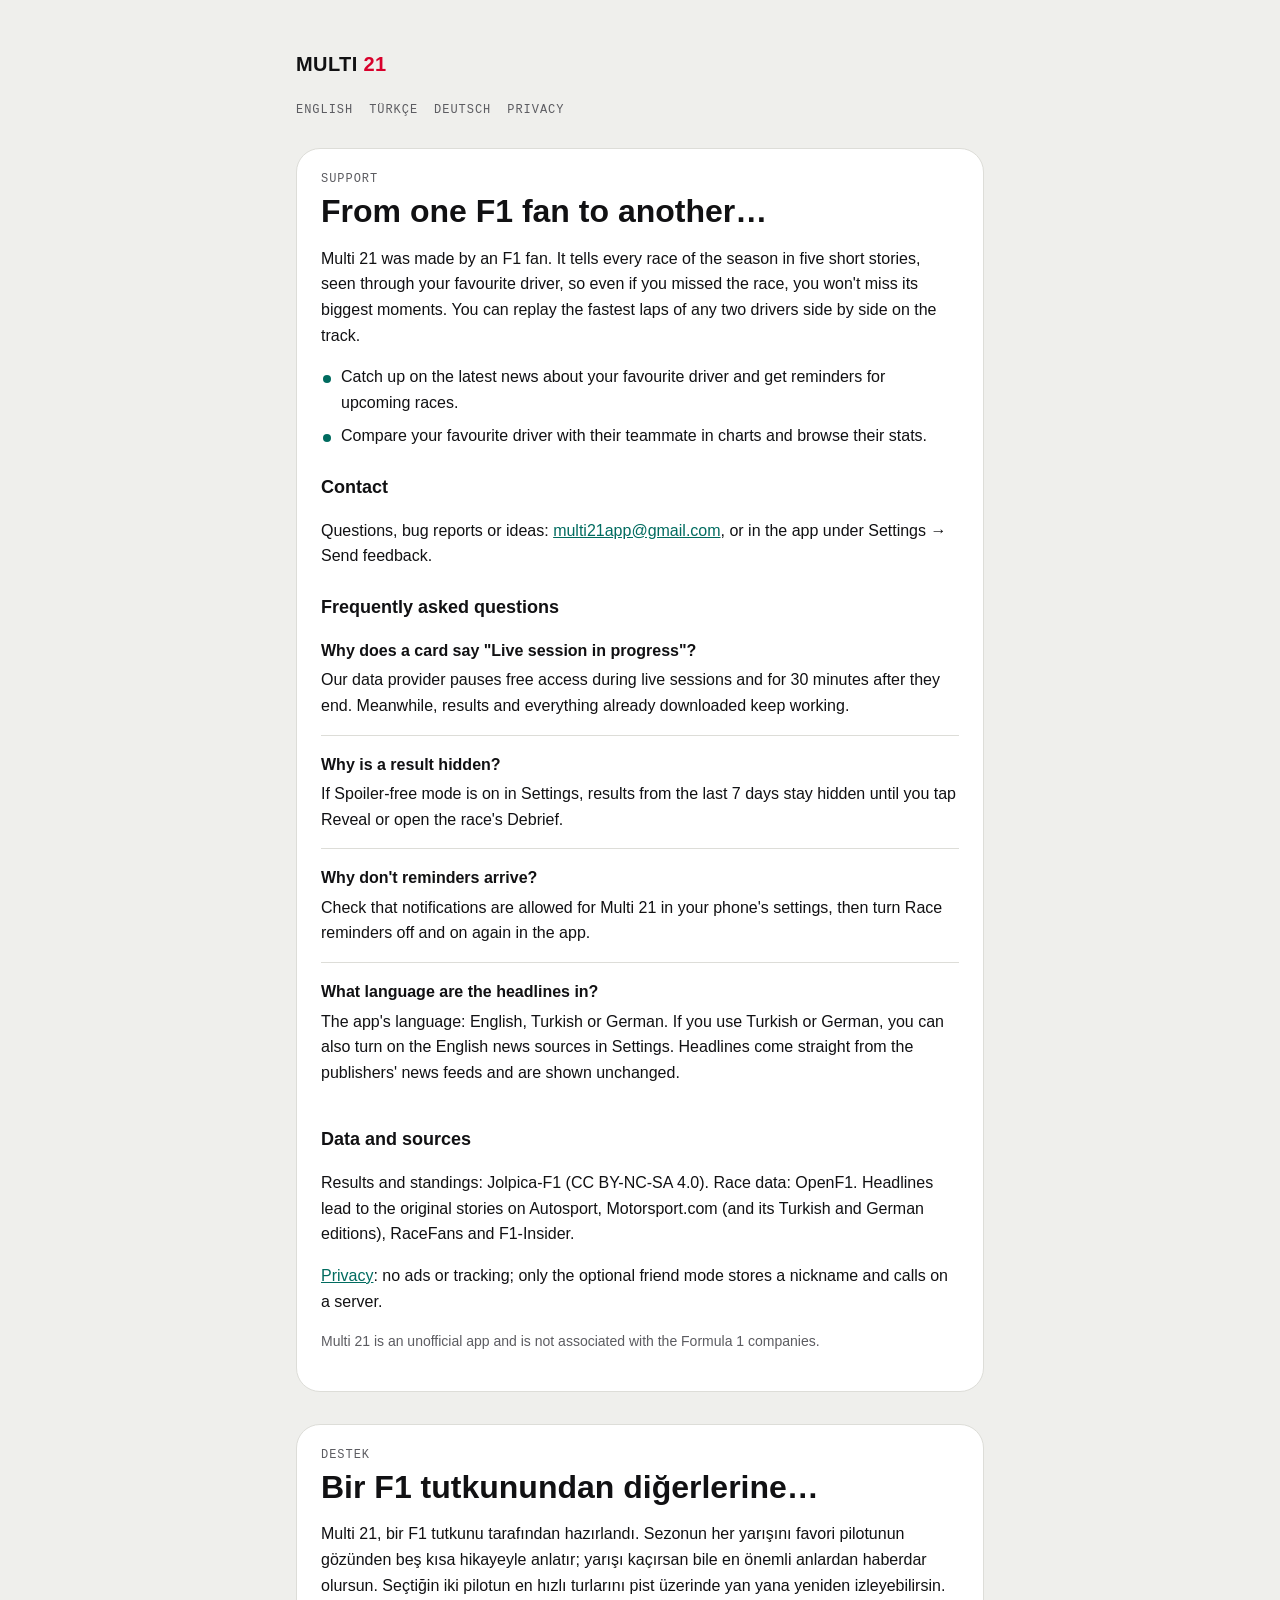
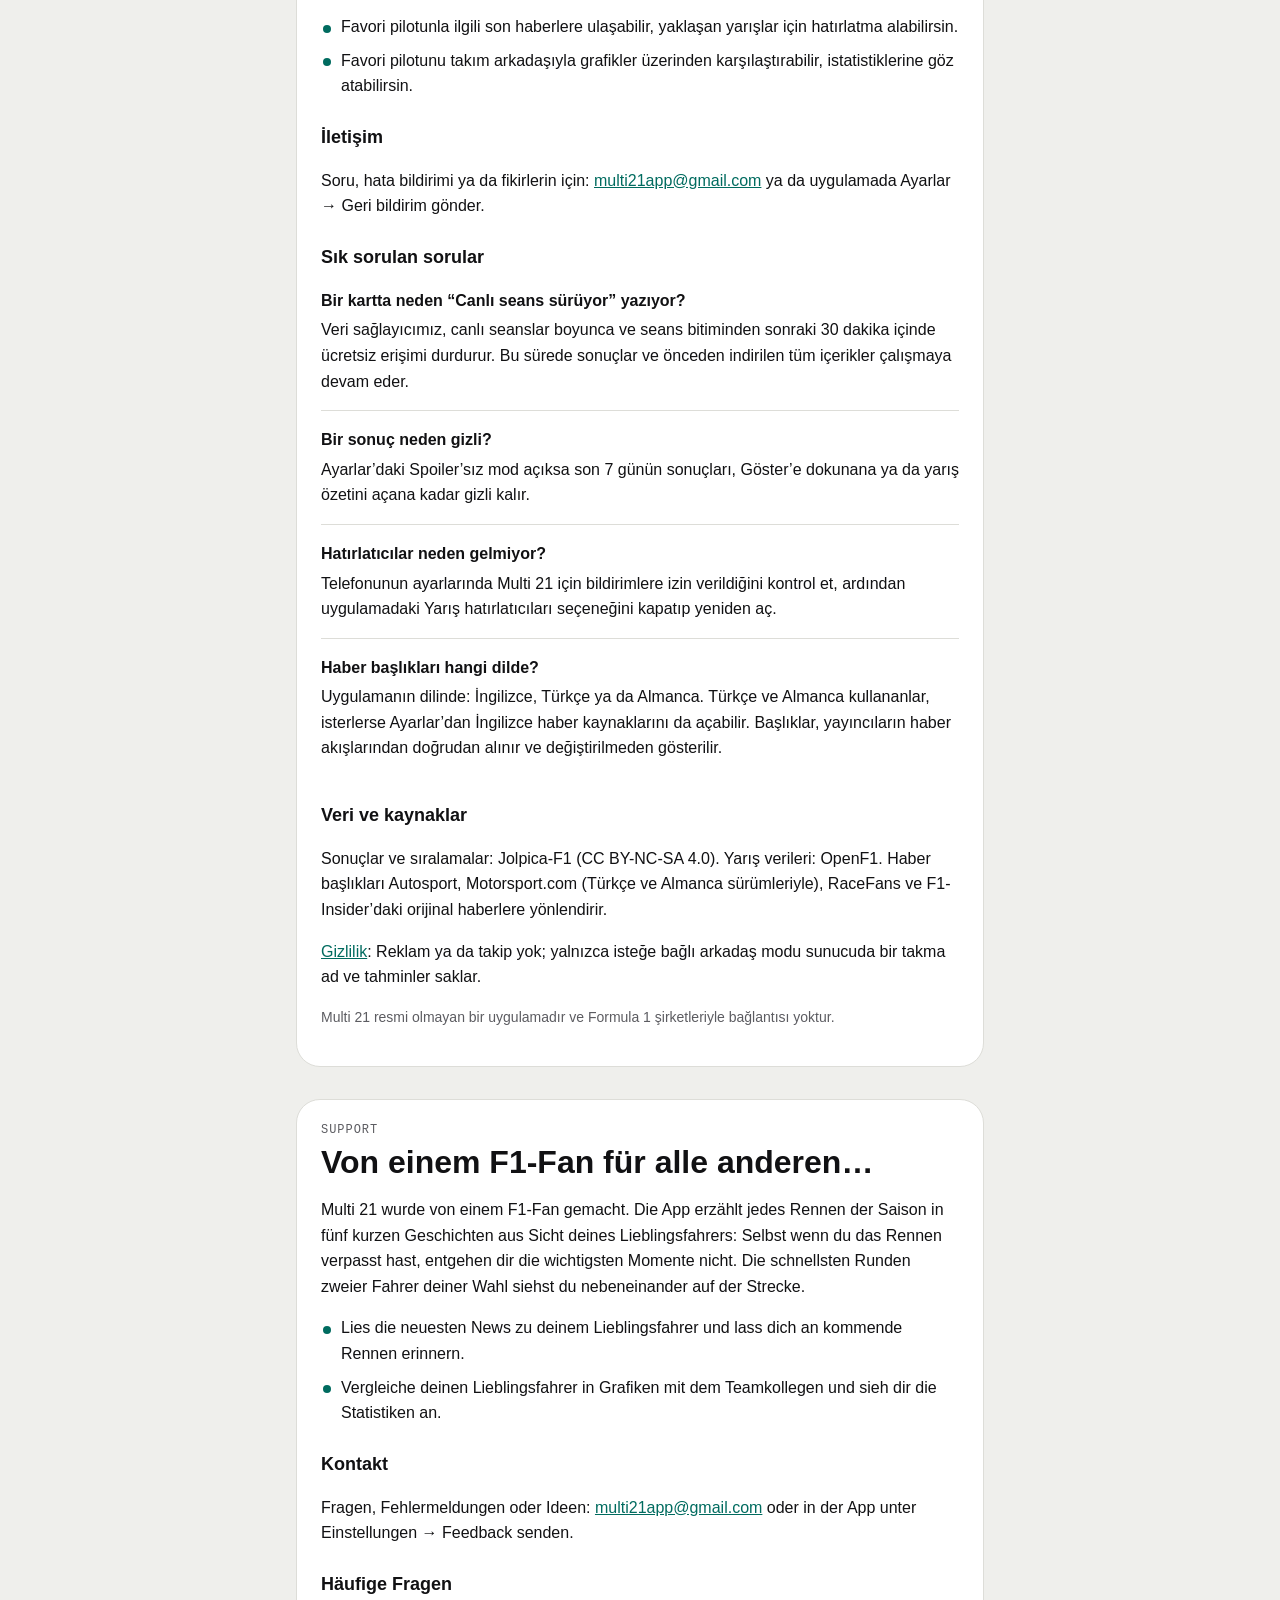
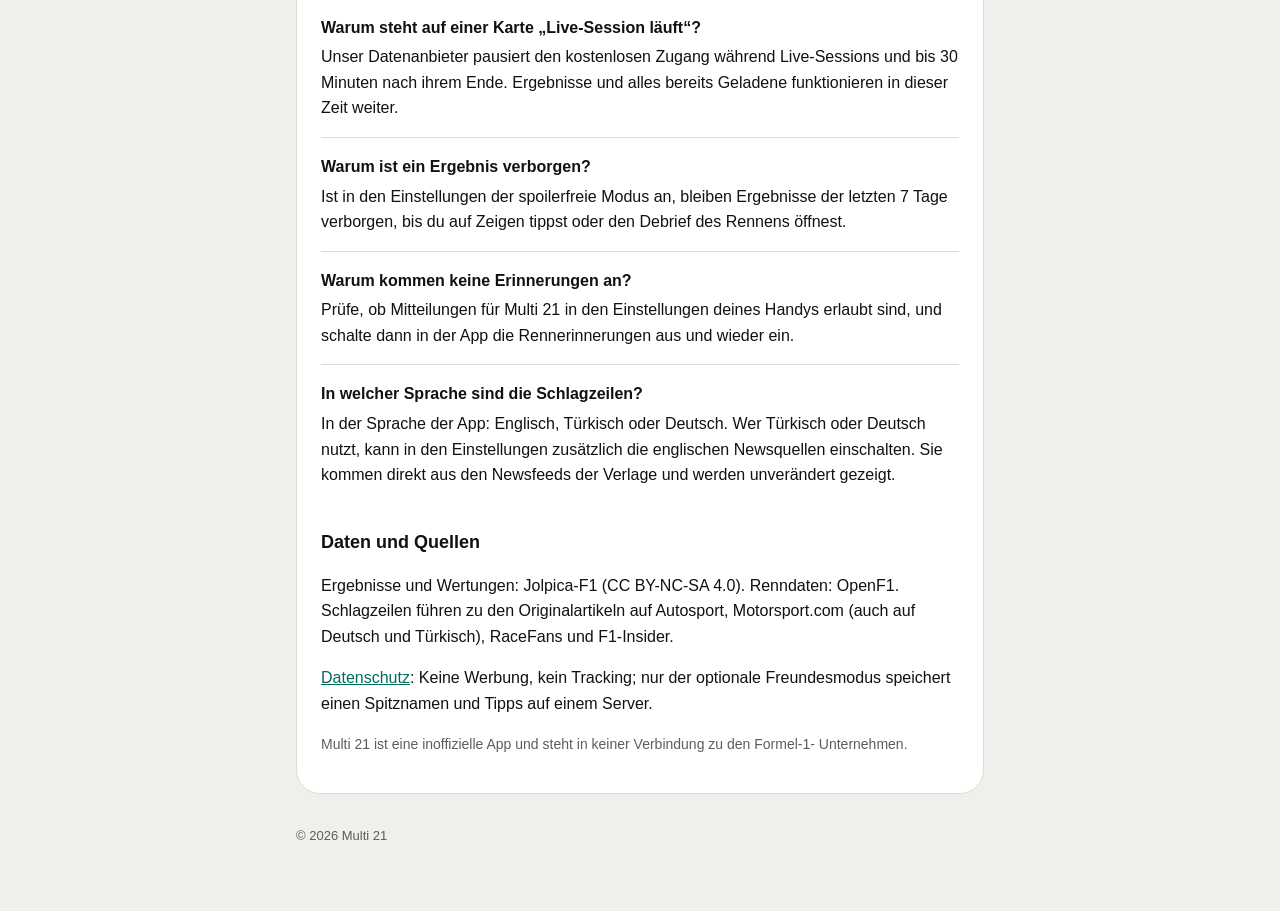
<file: index.html>
<!doctype html>
<html lang="en">
  <head>
    <meta charset="utf-8" />
    <meta name="viewport" content="width=device-width, initial-scale=1" />
    <title>Multi 21 · Support</title>
    <link rel="stylesheet" href="style.css" />
  </head>
  <body>
    <main>
      <div class="wordmark">MULTI <span>21</span></div>
      <nav>
        <a href="#en">English</a><a href="#tr">Türkçe</a><a href="#de">Deutsch</a
        ><a href="privacy.html">Privacy</a>
      </nav>

      <section id="en" lang="en">
        <div class="label">Support</div>
        <h1>From one F1 fan to another…</h1>
        <p>
          Multi 21 was made by an F1 fan. It tells every race of the season in five short
          stories, seen through your favourite driver, so even if you missed the race, you won't
          miss its biggest moments. You can replay the fastest laps of any two drivers side by
          side on the track.
        </p>
        <ul class="features">
          <li>Catch up on the latest news about your favourite driver and get reminders for upcoming races.</li>
          <li>Compare your favourite driver with their teammate in charts and browse their stats.</li>
        </ul>

        <h2>Contact</h2>
        <p>
          Questions, bug reports or ideas:
          <a href="mailto:multi21app@gmail.com">multi21app@gmail.com</a>, or in the app under
          Settings → Send feedback.
        </p>

        <h2>Frequently asked questions</h2>
        <ul class="faq">
          <li>
            <strong>Why does a card say "Live session in progress"?</strong>
            Our data provider pauses free access during live sessions and for 30 minutes after
            they end. Meanwhile, results and everything already downloaded keep working.
          </li>
          <li>
            <strong>Why is a result hidden?</strong>
            If Spoiler-free mode is on in Settings, results from the last 7 days stay hidden
            until you tap Reveal or open the race's Debrief.
          </li>
          <li>
            <strong>Why don't reminders arrive?</strong>
            Check that notifications are allowed for Multi 21 in your phone's settings, then turn
            Race reminders off and on again in the app.
          </li>
          <li>
            <strong>What language are the headlines in?</strong>
            The app's language: English, Turkish or German. If you use Turkish or German, you can
            also turn on the English news sources in Settings. Headlines come straight from the
            publishers' news feeds and are shown unchanged.
          </li>
        </ul>

        <h2>Data and sources</h2>
        <p>
          Results and standings: Jolpica-F1 (CC BY-NC-SA 4.0). Race data: OpenF1. Headlines lead
          to the original stories on Autosport, Motorsport.com (and its Turkish and German
          editions), RaceFans and F1-Insider.
        </p>
        <p>
          <a href="privacy.html">Privacy</a>: no ads or tracking; only the optional friend mode stores a nickname and calls on a server.
        </p>
        <p class="muted">
          Multi 21 is an unofficial app and is not associated with the Formula 1 companies.
        </p>
      </section>

      <section id="tr" lang="tr">
        <div class="label">Destek</div>
        <h1>Bir F1 tutkunundan diğerlerine…</h1>
        <p>
          Multi 21, bir F1 tutkunu tarafından hazırlandı. Sezonun her yarışını favori pilotunun
          gözünden beş kısa hikayeyle anlatır; yarışı kaçırsan bile en önemli anlardan haberdar
          olursun. Seçtiğin iki pilotun en hızlı turlarını pist üzerinde yan yana yeniden
          izleyebilirsin.
        </p>
        <ul class="features">
          <li>Favori pilotunla ilgili son haberlere ulaşabilir, yaklaşan yarışlar için hatırlatma alabilirsin.</li>
          <li>Favori pilotunu takım arkadaşıyla grafikler üzerinden karşılaştırabilir, istatistiklerine göz atabilirsin.</li>
        </ul>

        <h2>İletişim</h2>
        <p>
          Soru, hata bildirimi ya da fikirlerin için:
          <a href="mailto:multi21app@gmail.com">multi21app@gmail.com</a> ya da uygulamada
          Ayarlar → Geri bildirim gönder.
        </p>

        <h2>Sık sorulan sorular</h2>
        <ul class="faq">
          <li>
            <strong>Bir kartta neden “Canlı seans sürüyor” yazıyor?</strong>
            Veri sağlayıcımız, canlı seanslar boyunca ve seans bitiminden sonraki 30 dakika
            içinde ücretsiz erişimi durdurur. Bu sürede sonuçlar ve önceden indirilen tüm
            içerikler çalışmaya devam eder.
          </li>
          <li>
            <strong>Bir sonuç neden gizli?</strong>
            Ayarlar’daki Spoiler’sız mod açıksa son 7 günün sonuçları, Göster’e dokunana ya da
            yarış özetini açana kadar gizli kalır.
          </li>
          <li>
            <strong>Hatırlatıcılar neden gelmiyor?</strong>
            Telefonunun ayarlarında Multi 21 için bildirimlere izin verildiğini kontrol et,
            ardından uygulamadaki Yarış hatırlatıcıları seçeneğini kapatıp yeniden aç.
          </li>
          <li>
            <strong>Haber başlıkları hangi dilde?</strong>
            Uygulamanın dilinde: İngilizce, Türkçe ya da Almanca. Türkçe ve Almanca kullananlar,
            isterlerse Ayarlar’dan İngilizce haber kaynaklarını da açabilir. Başlıklar,
            yayıncıların haber akışlarından doğrudan alınır ve değiştirilmeden gösterilir.
          </li>
        </ul>

        <h2>Veri ve kaynaklar</h2>
        <p>
          Sonuçlar ve sıralamalar: Jolpica-F1 (CC BY-NC-SA 4.0). Yarış verileri: OpenF1. Haber
          başlıkları Autosport, Motorsport.com (Türkçe ve Almanca sürümleriyle), RaceFans ve
          F1-Insider’daki orijinal haberlere yönlendirir.
        </p>
        <p>
          <a href="privacy.html#tr">Gizlilik</a>: Reklam ya da takip yok; yalnızca isteğe bağlı arkadaş modu sunucuda bir takma ad ve tahminler saklar.
        </p>
        <p class="muted">
          Multi 21 resmi olmayan bir uygulamadır ve Formula 1 şirketleriyle bağlantısı yoktur.
        </p>
      </section>

      <section id="de" lang="de">
        <div class="label">Support</div>
        <h1>Von einem F1-Fan für alle anderen…</h1>
        <p>
          Multi 21 wurde von einem F1-Fan gemacht. Die App erzählt jedes Rennen der Saison in
          fünf kurzen Geschichten aus Sicht deines Lieblingsfahrers: Selbst wenn du das Rennen
          verpasst hast, entgehen dir die wichtigsten Momente nicht. Die schnellsten Runden zweier
          Fahrer deiner Wahl siehst du nebeneinander auf der Strecke.
        </p>
        <ul class="features">
          <li>Lies die neuesten News zu deinem Lieblingsfahrer und lass dich an kommende Rennen erinnern.</li>
          <li>Vergleiche deinen Lieblingsfahrer in Grafiken mit dem Teamkollegen und sieh dir die Statistiken an.</li>
        </ul>

        <h2>Kontakt</h2>
        <p>
          Fragen, Fehlermeldungen oder Ideen:
          <a href="mailto:multi21app@gmail.com">multi21app@gmail.com</a> oder in der App unter
          Einstellungen → Feedback senden.
        </p>

        <h2>Häufige Fragen</h2>
        <ul class="faq">
          <li>
            <strong>Warum steht auf einer Karte „Live-Session läuft“?</strong>
            Unser Datenanbieter pausiert den kostenlosen Zugang während Live-Sessions und bis 30
            Minuten nach ihrem Ende. Ergebnisse und alles bereits Geladene funktionieren in
            dieser Zeit weiter.
          </li>
          <li>
            <strong>Warum ist ein Ergebnis verborgen?</strong>
            Ist in den Einstellungen der spoilerfreie Modus an, bleiben Ergebnisse der letzten 7
            Tage verborgen, bis du auf Zeigen tippst oder den Debrief des Rennens öffnest.
          </li>
          <li>
            <strong>Warum kommen keine Erinnerungen an?</strong>
            Prüfe, ob Mitteilungen für Multi 21 in den Einstellungen deines Handys erlaubt sind,
            und schalte dann in der App die Rennerinnerungen aus und wieder ein.
          </li>
          <li>
            <strong>In welcher Sprache sind die Schlagzeilen?</strong>
            In der Sprache der App: Englisch, Türkisch oder Deutsch. Wer Türkisch oder Deutsch
            nutzt, kann in den Einstellungen zusätzlich die englischen Newsquellen einschalten.
            Sie kommen direkt aus den Newsfeeds der Verlage und werden unverändert gezeigt.
          </li>
        </ul>

        <h2>Daten und Quellen</h2>
        <p>
          Ergebnisse und Wertungen: Jolpica-F1 (CC BY-NC-SA 4.0). Renndaten: OpenF1. Schlagzeilen
          führen zu den Originalartikeln auf Autosport, Motorsport.com (auch auf Deutsch und
          Türkisch), RaceFans und F1-Insider.
        </p>
        <p>
          <a href="privacy.html#de">Datenschutz</a>: Keine Werbung, kein Tracking; nur der optionale Freundesmodus speichert einen Spitznamen und Tipps auf einem Server.
        </p>
        <p class="muted">
          Multi 21 ist eine inoffizielle App und steht in keiner Verbindung zu den Formel-1-
          Unternehmen.
        </p>
      </section>

      <footer>© 2026 Multi 21</footer>
    </main>
  </body>
</html>
</file>
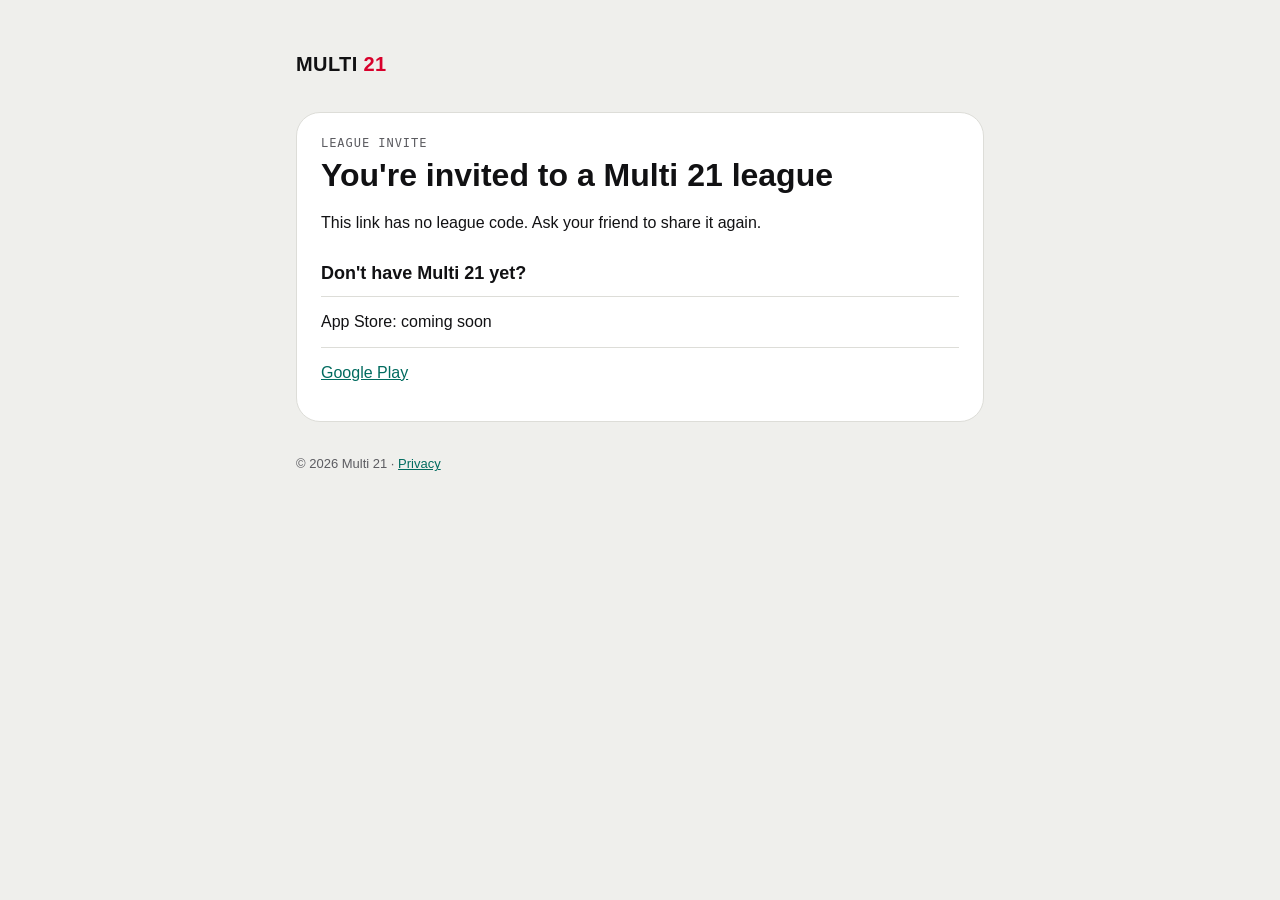
<file: join/index.html>
<!doctype html>
<html lang="en">
  <head>
    <meta charset="utf-8" />
    <meta name="viewport" content="width=device-width, initial-scale=1" />
    <meta name="robots" content="noindex" />
    <title>Multi 21 · League invite</title>
    <link rel="stylesheet" href="../style.css" />
    <style>
      .code {
        margin: 8px 0 0;
        font: 600 40px/1.2 ui-monospace, Menlo, monospace;
        letter-spacing: 0.08em;
        color: var(--accent);
      }
      .open {
        display: block;
        margin: 24px 0 8px;
        padding: 16px;
        border-radius: 14px;
        background: var(--accent);
        color: var(--bg);
        font-weight: 700;
        text-align: center;
        text-decoration: none;
      }
      .stores {
        margin: 8px 0 0;
        padding: 0;
        list-style: none;
      }
      .stores li {
        padding: 12px 0;
        border-top: 1px solid var(--line);
      }
    </style>
  </head>
  <body>
    <!--
      A league invite shared from the app: /join/?c=K7PM2X. Opens the app on its join screen
      (multi21://join/<code>), shows the code to type in by hand, and where to get the app.
      Nothing is stored or tracked. GitHub Pages can't serve the files that would let the
      link open the app by itself, so it takes one tap.
    -->
    <main>
      <div class="wordmark">MULTI <span>21</span></div>
      <section>
        <div class="label" data-t="label"></div>
        <h1 data-t="title"></h1>
        <div id="invite">
          <p data-t="body"></p>
          <div class="label" data-t="codeLabel"></div>
          <div class="code" id="code"></div>
          <a class="open" id="open" data-t="open"></a>
          <p class="muted" data-t="manual"></p>
        </div>
        <p id="invalid" data-t="invalid" hidden></p>
        <h2 data-t="noApp"></h2>
        <ul class="stores">
          <li data-t="appStore"></li>
          <li>
            <a href="https://play.google.com/store/apps/details?id=com.multi21.app" data-t="play"></a>
          </li>
        </ul>
      </section>
      <footer>© 2026 Multi 21 · <a href="../privacy.html" data-t="privacy"></a></footer>
    </main>
    <script>
      const TEXT = {
        en: {
          label: 'League invite',
          title: "You're invited to a Multi 21 league",
          body: 'Open the invite in the app to see the league and ask to join.',
          codeLabel: 'League code',
          open: 'Open in Multi 21',
          manual:
            "If the app doesn't open: in Multi 21, go to Leagues → Join with a code and type the code above.",
          invalid: 'This link has no league code. Ask your friend to share it again.',
          noApp: "Don't have Multi 21 yet?",
          appStore: 'App Store: coming soon',
          play: 'Google Play',
          privacy: 'Privacy',
        },
        tr: {
          label: 'Lig daveti',
          title: 'Bir Multi 21 ligine davet edildin',
          body: 'Ligi görmek ve katılma isteği göndermek için daveti uygulamada aç.',
          codeLabel: 'Lig kodu',
          open: "Multi 21'de aç",
          manual:
            'Uygulama açılmazsa: Multi 21 → Ligler → Kodla katıl bölümüne yukarıdaki kodu yaz.',
          invalid: 'Bu bağlantıda lig kodu yok. Arkadaşından tekrar paylaşmasını iste.',
          noApp: 'Multi 21 telefonunda yok mu?',
          appStore: 'App Store: yakında',
          play: 'Google Play',
          privacy: 'Gizlilik',
        },
        de: {
          label: 'Liga-Einladung',
          title: 'Du bist zu einer Multi 21 Liga eingeladen',
          body: 'Öffne die Einladung in der App, um die Liga zu sehen und den Beitritt anzufragen.',
          codeLabel: 'Liga-Code',
          open: 'In Multi 21 öffnen',
          manual:
            'Falls die App nicht aufgeht: In Multi 21 unter Ligen → Mit Code beitreten den Code oben eingeben.',
          invalid: 'Dieser Link enthält keinen Liga-Code. Bitte deinen Freund, ihn noch einmal zu teilen.',
          noApp: 'Noch kein Multi 21?',
          appStore: 'App Store: bald verfügbar',
          play: 'Google Play',
          privacy: 'Datenschutz',
        },
      };

      const lang = (navigator.language || 'en').slice(0, 2);
      const text = TEXT[lang] || TEXT.en;
      document.documentElement.lang = TEXT[lang] ? lang : 'en';
      document.querySelectorAll('[data-t]').forEach((el) => {
        el.textContent = text[el.dataset.t];
      });

      // A league code (six letters and digits, the dash optional) or an older 32-character token.
      const raw = new URLSearchParams(location.search).get('c') || '';
      const code = raw.replace('-', '').toUpperCase();
      const valid = /^[A-Z0-9]{6}$/.test(code) || /^[0-9a-f]{32}$/.test(raw);
      const key = /^[0-9a-f]{32}$/.test(raw) ? raw : code;

      if (!valid) {
        document.getElementById('invite').hidden = true;
        document.getElementById('invalid').hidden = false;
      } else {
        document.getElementById('code').textContent =
          key.length === 6 ? `${key.slice(0, 3)}-${key.slice(3)}` : '';
        // Android: an intent opens the app, or Google Play when it isn't installed.
        const android = /android/i.test(navigator.userAgent);
        document.getElementById('open').href = android
          ? `intent://join/${key}#Intent;scheme=multi21;package=com.multi21.app;end`
          : `multi21://join/${key}`;
      }
    </script>
  </body>
</html>
</file>
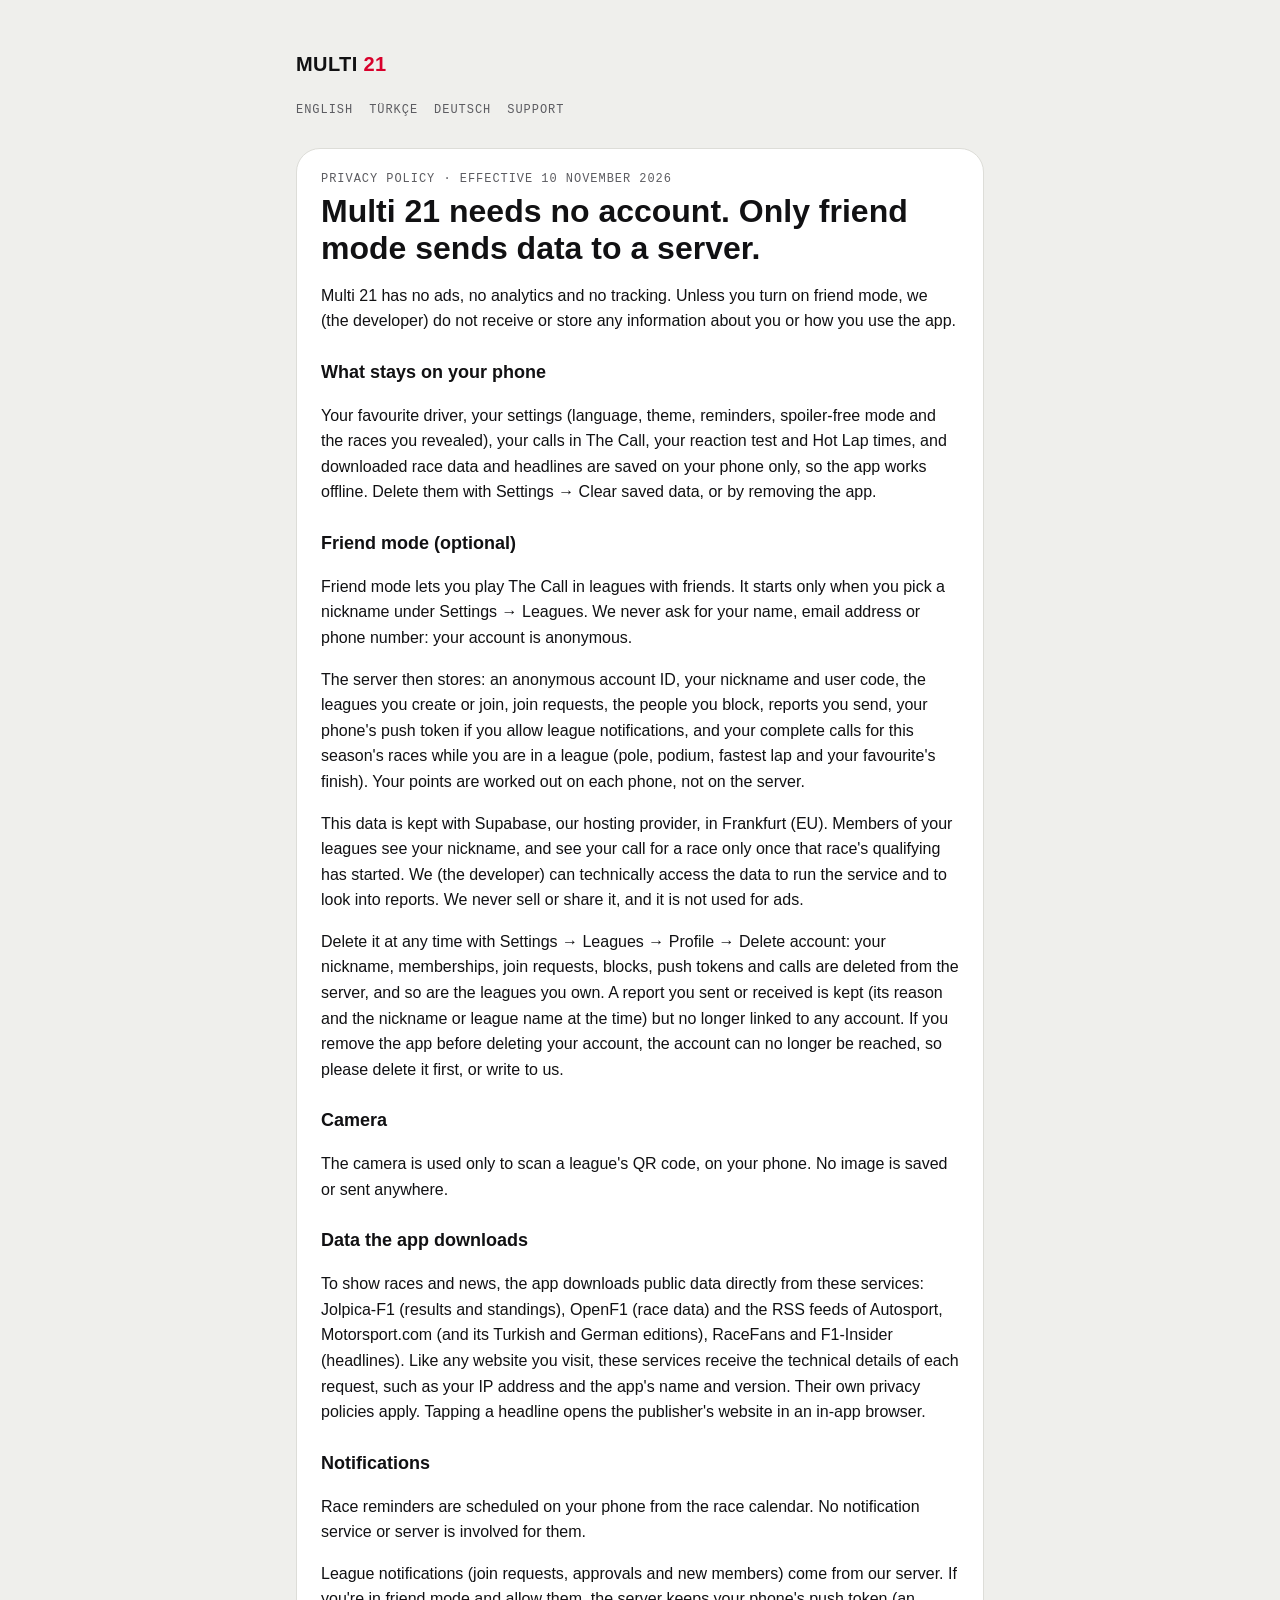
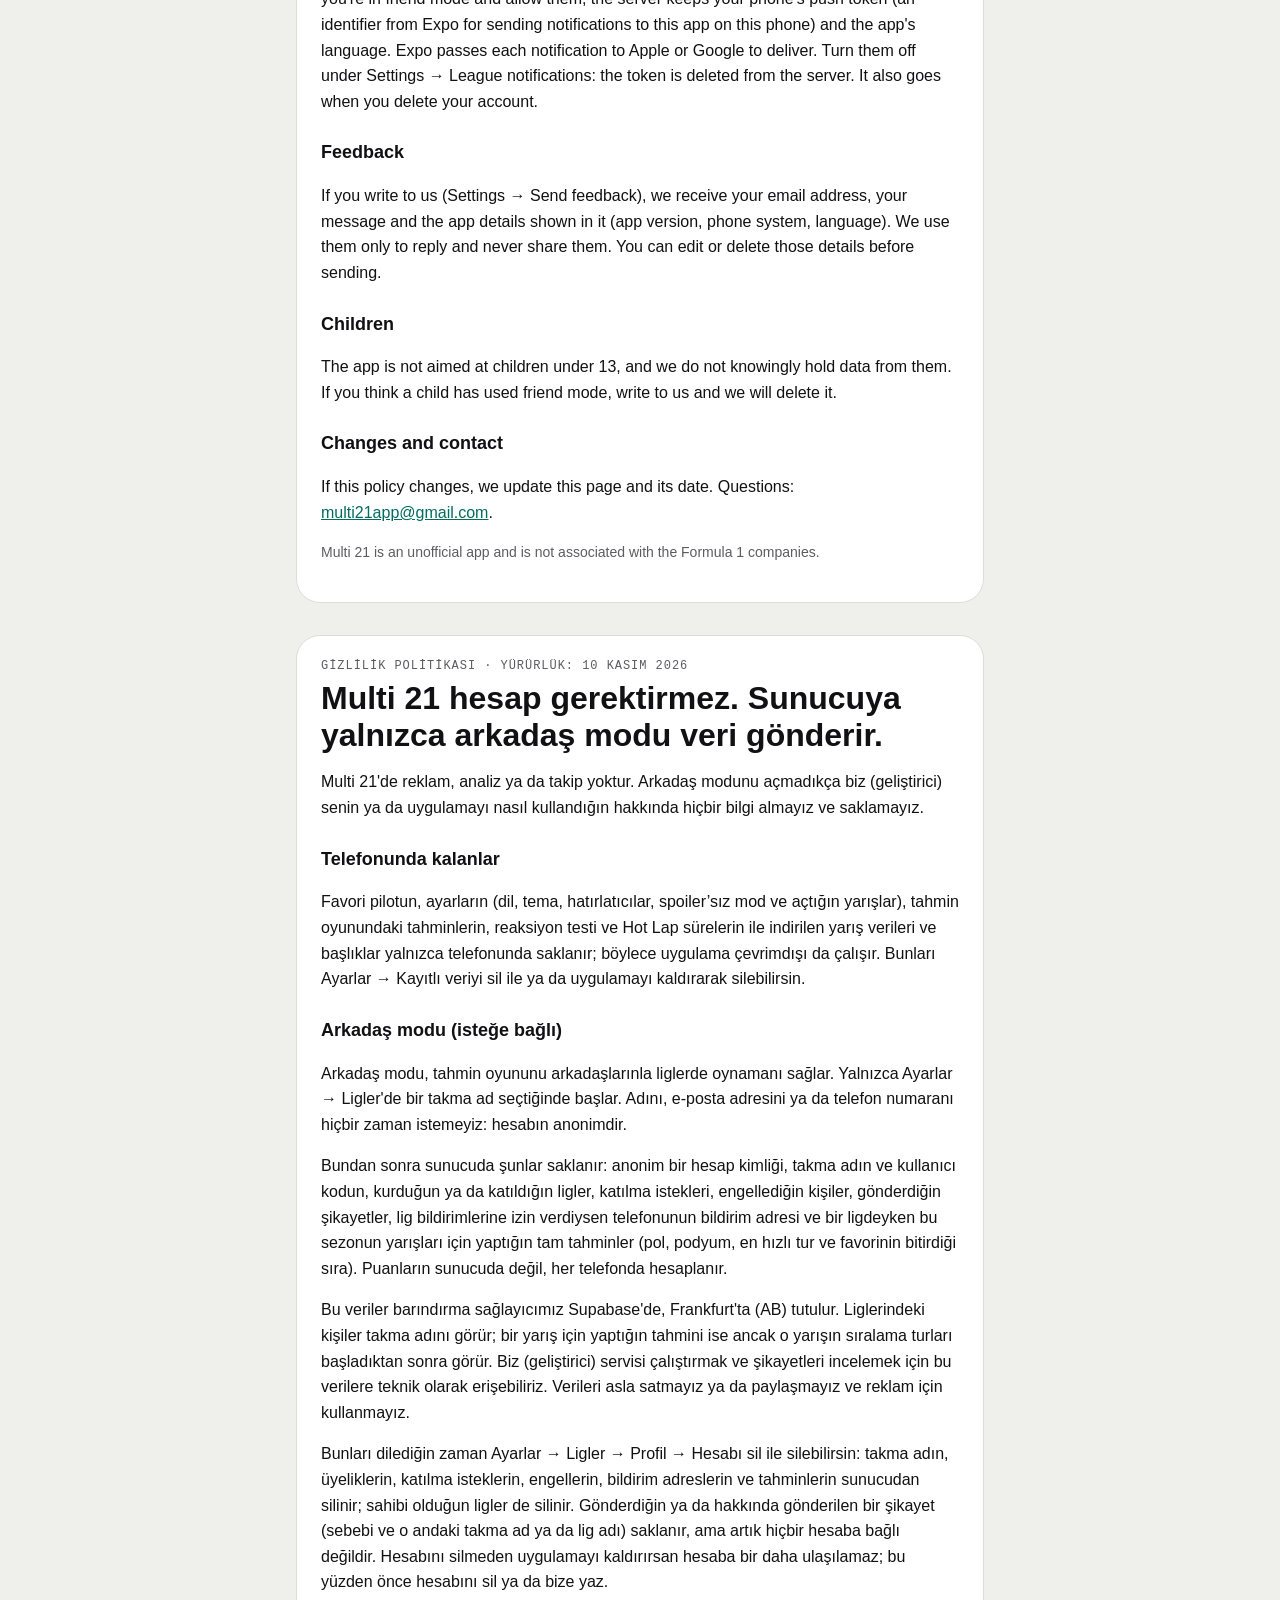
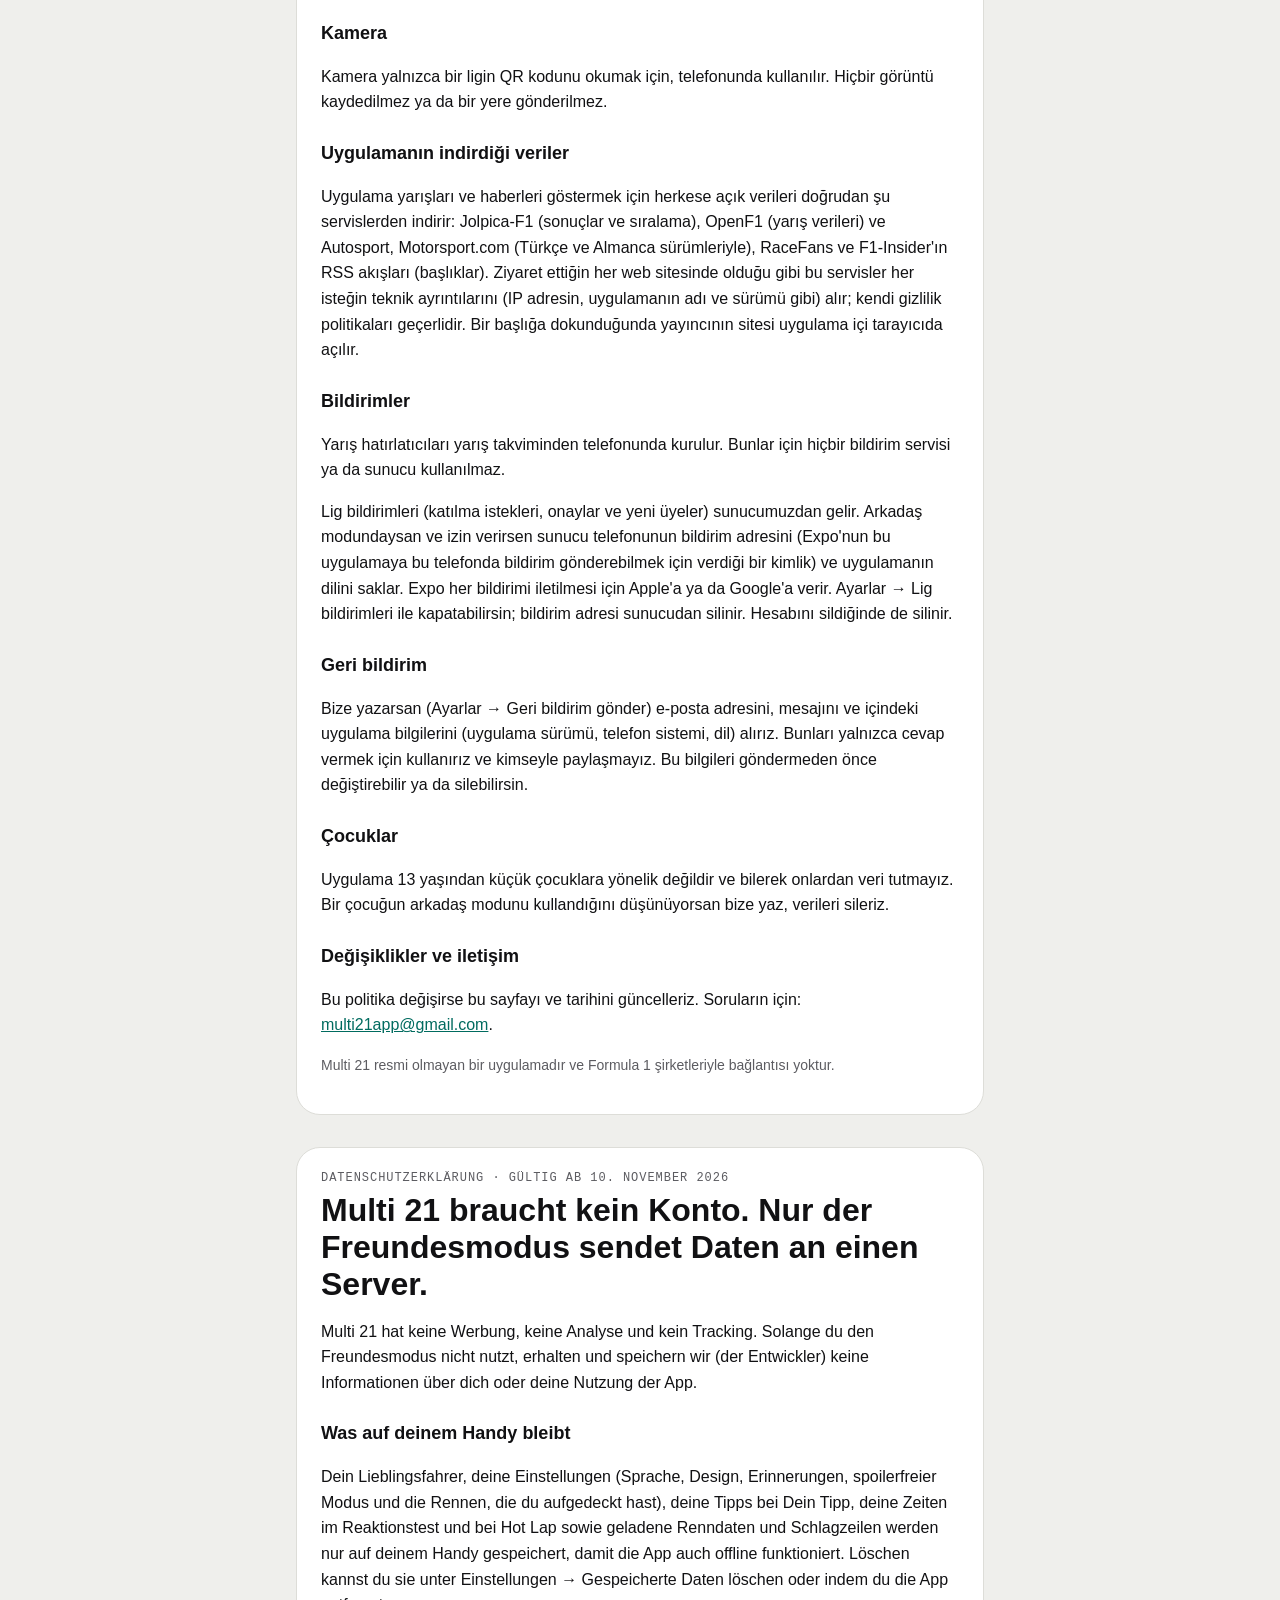
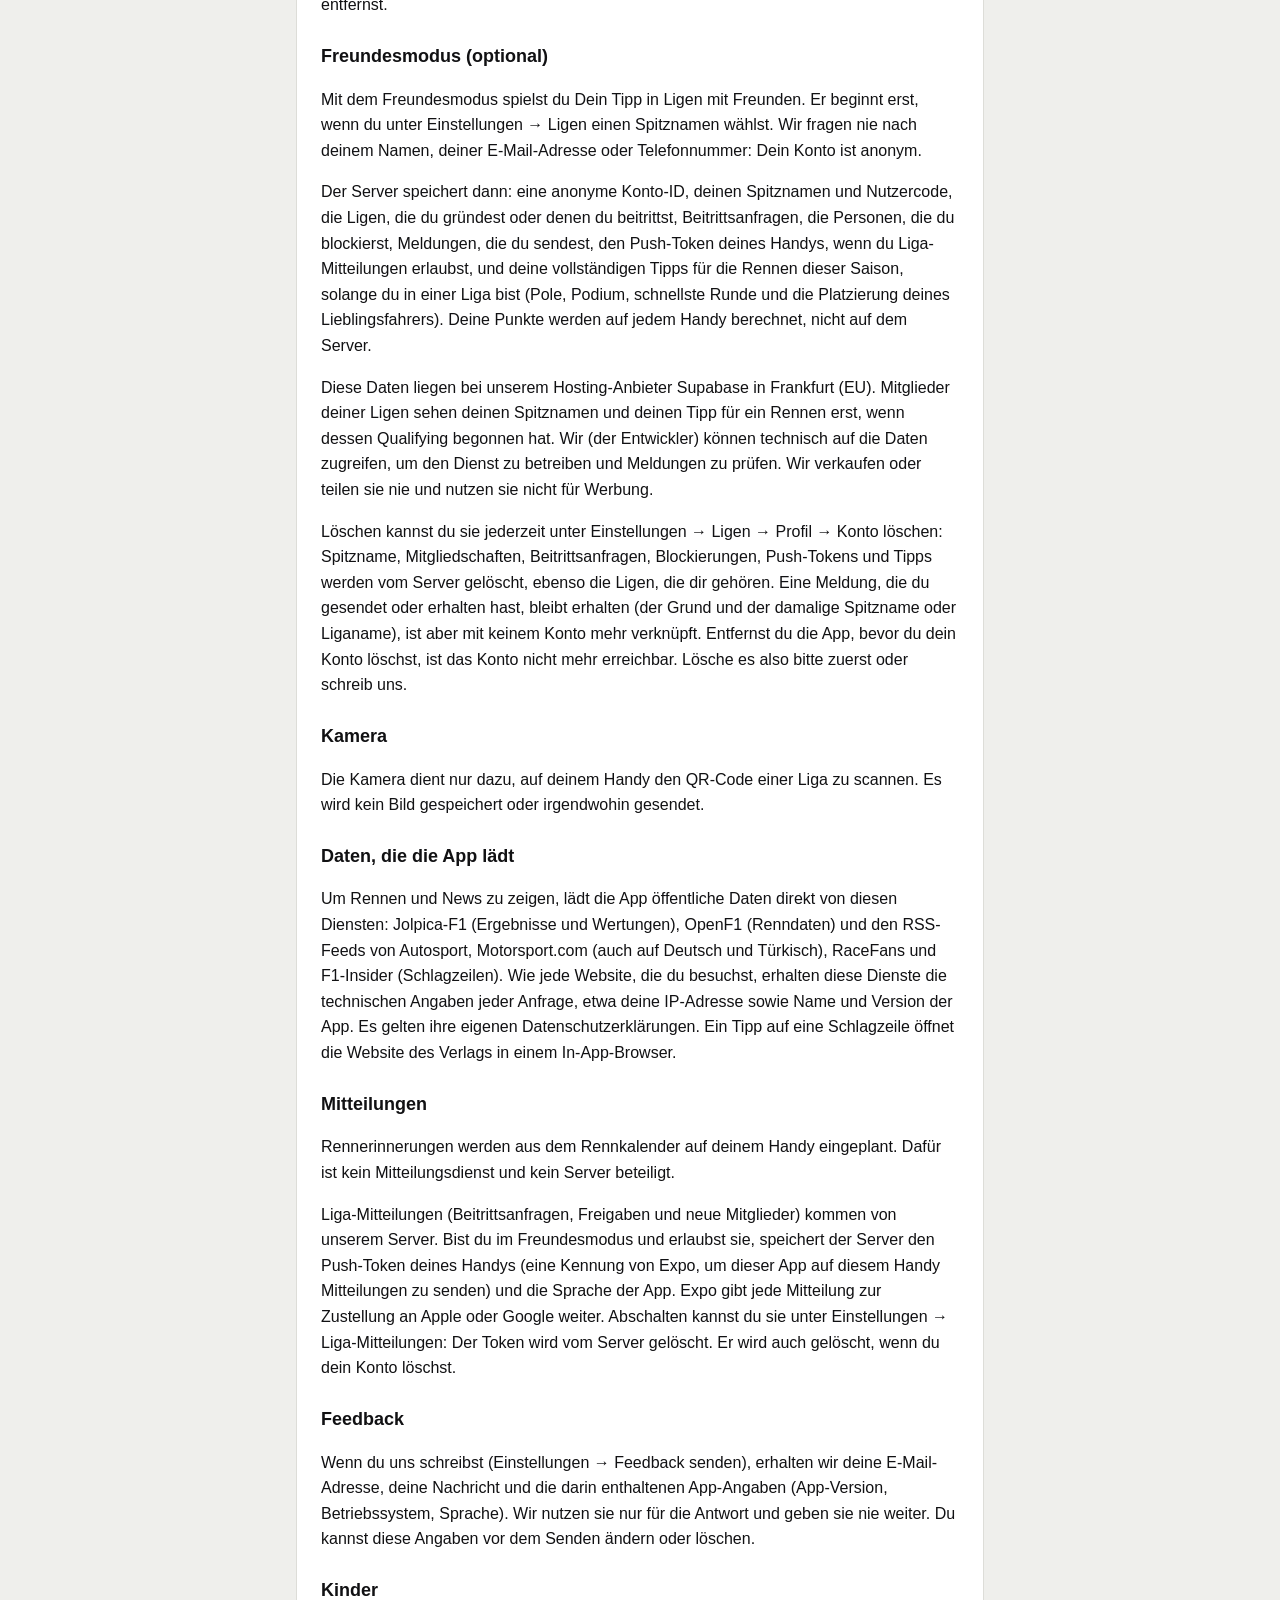
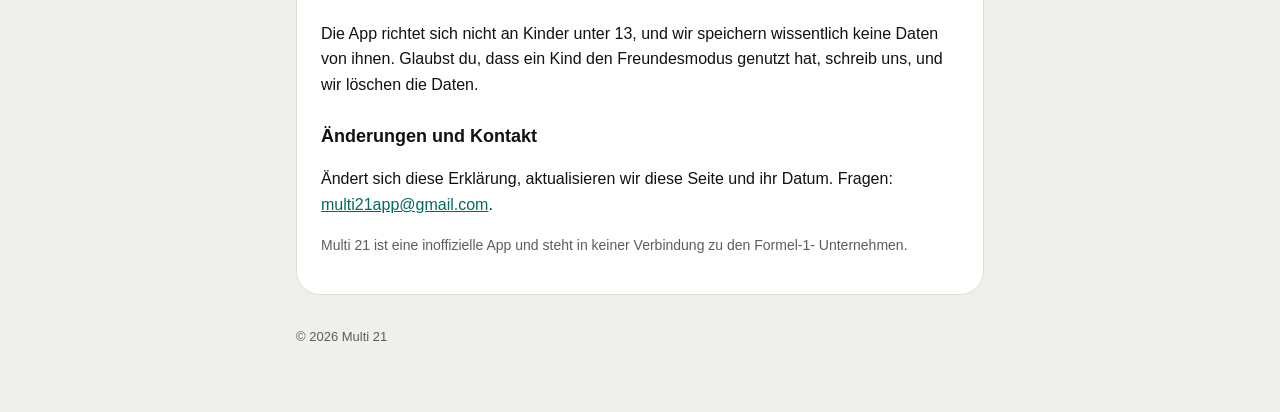
<file: privacy.html>
<!doctype html>
<html lang="en">
  <head>
    <meta charset="utf-8" />
    <meta name="viewport" content="width=device-width, initial-scale=1" />
    <title>Multi 21 · Privacy Policy</title>
    <link rel="stylesheet" href="style.css" />
  </head>
  <body>
    <main>
      <div class="wordmark">MULTI <span>21</span></div>
      <nav>
        <a href="#en">English</a><a href="#tr">Türkçe</a><a href="#de">Deutsch</a
        ><a href="index.html">Support</a>
      </nav>

      <section id="en" lang="en">
        <div class="label">Privacy policy · Effective 10 November 2026</div>
        <h1>Multi 21 needs no account. Only friend mode sends data to a server.</h1>
        <p>
          Multi 21 has no ads, no analytics and no tracking. Unless you turn on friend mode, we
          (the developer) do not receive or store any information about you or how you use the
          app.
        </p>
        <h2>What stays on your phone</h2>
        <p>
          Your favourite driver, your settings (language, theme, reminders, spoiler-free mode and
          the races you revealed), your calls in The Call, your reaction test and Hot Lap times,
          and downloaded race data and headlines are saved on your phone only, so the app works offline. Delete them with Settings → Clear saved data, or by
          removing the app.
        </p>
        <h2>Friend mode (optional)</h2>
        <p>
          Friend mode lets you play The Call in leagues with friends. It starts only when you
          pick a nickname under Settings → Leagues. We never ask for your name, email address or
          phone number: your account is anonymous.
        </p>
        <p>
          The server then stores: an anonymous account ID, your nickname and user code, the
          leagues you create or join, join requests, the people you block, reports you send,
          your phone's push token if you allow league notifications, and your complete calls for
          this season's races while you are in a league (pole, podium, fastest lap and your
          favourite's finish). Your points are worked out on each phone, not
          on the server.
        </p>
        <p>
          This data is kept with Supabase, our hosting provider, in Frankfurt (EU). Members of
          your leagues see your nickname, and see your call for a race only once that race's
          qualifying has started. We (the developer) can technically access the data to run the
          service and to look into reports. We never sell or share it, and it is not used for
          ads.
        </p>
        <p>
          Delete it at any time with Settings → Leagues → Profile → Delete account: your
          nickname, memberships, join requests, blocks, push tokens and calls are deleted from the server, and so
          are the leagues you own. A report you sent or received is kept (its reason and the
          nickname or league name at the time) but no longer linked to any account. If you remove
          the app before deleting your account, the account can no longer be reached, so please
          delete it first, or write to us.
        </p>
        <h2>Camera</h2>
        <p>
          The camera is used only to scan a league's QR code, on your phone. No image is saved
          or sent anywhere.
        </p>
        <h2>Data the app downloads</h2>
        <p>
          To show races and news, the app downloads public data directly from these services:
          Jolpica-F1 (results and standings), OpenF1 (race data) and the RSS feeds of Autosport,
          Motorsport.com (and its Turkish and German editions), RaceFans and F1-Insider
          (headlines). Like any website you visit, these services
          receive the technical details of each request, such as your IP address and the app's
          name and version. Their own privacy policies apply. Tapping a headline opens the
          publisher's website in an in-app browser.
        </p>
        <h2>Notifications</h2>
        <p>
          Race reminders are scheduled on your phone from the race calendar. No notification
          service or server is involved for them.
        </p>
        <p>
          League notifications (join requests, approvals and new members) come from our server.
          If you're in friend mode and allow them, the server keeps your phone's push token (an
          identifier from Expo for sending notifications to this app on this phone) and the
          app's language. Expo passes each notification to Apple or Google to deliver. Turn them
          off under Settings → League notifications: the token is deleted from the server. It
          also goes when you delete your account.
        </p>
        <h2>Feedback</h2>
        <p>
          If you write to us (Settings → Send feedback), we receive your email address, your
          message and the app details shown in it (app version, phone system, language). We use
          them only to reply and never share them. You can edit or delete those details before
          sending.
        </p>
        <h2>Children</h2>
        <p>
          The app is not aimed at children under 13, and we do not knowingly hold data from
          them. If you think a child has used friend mode, write to us and we will delete it.
        </p>
        <h2>Changes and contact</h2>
        <p>
          If this policy changes, we update this page and its date. Questions:
          <a href="mailto:multi21app@gmail.com">multi21app@gmail.com</a>.
        </p>
        <p class="muted">
          Multi 21 is an unofficial app and is not associated with the Formula 1 companies.
        </p>
      </section>

      <section id="tr" lang="tr">
        <div class="label">Gizlilik politikası · Yürürlük: 10 Kasım 2026</div>
        <h1>Multi 21 hesap gerektirmez. Sunucuya yalnızca arkadaş modu veri gönderir.</h1>
        <p>
          Multi 21'de reklam, analiz ya da takip yoktur. Arkadaş modunu açmadıkça biz
          (geliştirici) senin ya da uygulamayı nasıl kullandığın hakkında hiçbir bilgi almayız ve
          saklamayız.
        </p>
        <h2>Telefonunda kalanlar</h2>
        <p>
          Favori pilotun, ayarların (dil, tema, hatırlatıcılar, spoiler’sız mod ve açtığın
          yarışlar), tahmin oyunundaki tahminlerin, reaksiyon testi ve Hot Lap sürelerin ile
          indirilen yarış verileri ve başlıklar yalnızca telefonunda saklanır;
          böylece uygulama çevrimdışı da çalışır. Bunları Ayarlar → Kayıtlı veriyi sil ile ya da
          uygulamayı kaldırarak silebilirsin.
        </p>
        <h2>Arkadaş modu (isteğe bağlı)</h2>
        <p>
          Arkadaş modu, tahmin oyununu arkadaşlarınla liglerde oynamanı sağlar. Yalnızca Ayarlar
          → Ligler'de bir takma ad seçtiğinde başlar. Adını, e-posta adresini ya da telefon
          numaranı hiçbir zaman istemeyiz: hesabın anonimdir.
        </p>
        <p>
          Bundan sonra sunucuda şunlar saklanır: anonim bir hesap kimliği, takma adın ve
          kullanıcı kodun, kurduğun ya da katıldığın ligler, katılma istekleri, engellediğin
          kişiler, gönderdiğin şikayetler, lig bildirimlerine izin verdiysen telefonunun bildirim
          adresi ve bir ligdeyken bu sezonun yarışları için yaptığın tam
          tahminler (pol, podyum, en hızlı tur ve favorinin bitirdiği sıra). Puanların sunucuda
          değil, her telefonda hesaplanır.
        </p>
        <p>
          Bu veriler barındırma sağlayıcımız Supabase'de, Frankfurt'ta (AB) tutulur. Liglerindeki
          kişiler takma adını görür; bir yarış için yaptığın tahmini ise ancak o yarışın sıralama
          turları başladıktan sonra görür. Biz (geliştirici) servisi çalıştırmak ve şikayetleri
          incelemek için bu verilere teknik olarak erişebiliriz. Verileri asla satmayız ya da
          paylaşmayız ve reklam için kullanmayız.
        </p>
        <p>
          Bunları dilediğin zaman Ayarlar → Ligler → Profil → Hesabı sil ile silebilirsin: takma
          adın, üyeliklerin, katılma isteklerin, engellerin, bildirim adreslerin ve tahminlerin sunucudan silinir; sahibi
          olduğun ligler de silinir. Gönderdiğin ya da hakkında gönderilen bir şikayet (sebebi ve
          o andaki takma ad ya da lig adı) saklanır, ama artık hiçbir hesaba bağlı değildir.
          Hesabını silmeden uygulamayı kaldırırsan hesaba bir daha ulaşılamaz; bu yüzden önce
          hesabını sil ya da bize yaz.
        </p>
        <h2>Kamera</h2>
        <p>
          Kamera yalnızca bir ligin QR kodunu okumak için, telefonunda kullanılır. Hiçbir görüntü
          kaydedilmez ya da bir yere gönderilmez.
        </p>
        <h2>Uygulamanın indirdiği veriler</h2>
        <p>
          Uygulama yarışları ve haberleri göstermek için herkese açık verileri doğrudan şu
          servislerden indirir: Jolpica-F1 (sonuçlar ve sıralama), OpenF1 (yarış verileri) ve
          Autosport, Motorsport.com (Türkçe ve Almanca sürümleriyle), RaceFans ve F1-Insider'ın RSS
          akışları (başlıklar). Ziyaret ettiğin her
          web sitesinde olduğu gibi bu servisler her isteğin teknik ayrıntılarını (IP adresin,
          uygulamanın adı ve sürümü gibi) alır; kendi gizlilik politikaları geçerlidir. Bir
          başlığa dokunduğunda yayıncının sitesi uygulama içi tarayıcıda açılır.
        </p>
        <h2>Bildirimler</h2>
        <p>
          Yarış hatırlatıcıları yarış takviminden telefonunda kurulur. Bunlar için hiçbir
          bildirim servisi ya da sunucu kullanılmaz.
        </p>
        <p>
          Lig bildirimleri (katılma istekleri, onaylar ve yeni üyeler) sunucumuzdan gelir.
          Arkadaş modundaysan ve izin verirsen sunucu telefonunun bildirim adresini (Expo'nun bu
          uygulamaya bu telefonda bildirim gönderebilmek için verdiği bir kimlik) ve uygulamanın
          dilini saklar. Expo her bildirimi iletilmesi için Apple'a ya da Google'a verir. Ayarlar
          → Lig bildirimleri ile kapatabilirsin; bildirim adresi sunucudan silinir. Hesabını
          sildiğinde de silinir.
        </p>
        <h2>Geri bildirim</h2>
        <p>
          Bize yazarsan (Ayarlar → Geri bildirim gönder) e-posta adresini, mesajını ve içindeki
          uygulama bilgilerini (uygulama sürümü, telefon sistemi, dil) alırız. Bunları yalnızca
          cevap vermek için kullanırız ve kimseyle paylaşmayız. Bu bilgileri göndermeden önce
          değiştirebilir ya da silebilirsin.
        </p>
        <h2>Çocuklar</h2>
        <p>
          Uygulama 13 yaşından küçük çocuklara yönelik değildir ve bilerek onlardan veri
          tutmayız. Bir çocuğun arkadaş modunu kullandığını düşünüyorsan bize yaz, verileri
          sileriz.
        </p>
        <h2>Değişiklikler ve iletişim</h2>
        <p>
          Bu politika değişirse bu sayfayı ve tarihini güncelleriz. Soruların için:
          <a href="mailto:multi21app@gmail.com">multi21app@gmail.com</a>.
        </p>
        <p class="muted">
          Multi 21 resmi olmayan bir uygulamadır ve Formula 1 şirketleriyle bağlantısı yoktur.
        </p>
      </section>

      <section id="de" lang="de">
        <div class="label">Datenschutzerklärung · Gültig ab 10. November 2026</div>
        <h1>Multi 21 braucht kein Konto. Nur der Freundesmodus sendet Daten an einen Server.</h1>
        <p>
          Multi 21 hat keine Werbung, keine Analyse und kein Tracking. Solange du den
          Freundesmodus nicht nutzt, erhalten und speichern wir (der Entwickler) keine
          Informationen über dich oder deine Nutzung der App.
        </p>
        <h2>Was auf deinem Handy bleibt</h2>
        <p>
          Dein Lieblingsfahrer, deine Einstellungen (Sprache, Design, Erinnerungen, spoilerfreier
          Modus und die Rennen, die du aufgedeckt hast), deine Tipps bei Dein Tipp, deine Zeiten
          im Reaktionstest und bei Hot Lap sowie geladene Renndaten und Schlagzeilen werden nur
          auf deinem Handy gespeichert, damit die App auch offline funktioniert.
          Löschen kannst du sie unter Einstellungen → Gespeicherte Daten löschen oder indem du die
          App entfernst.
        </p>
        <h2>Freundesmodus (optional)</h2>
        <p>
          Mit dem Freundesmodus spielst du Dein Tipp in Ligen mit Freunden. Er beginnt erst, wenn
          du unter Einstellungen → Ligen einen Spitznamen wählst. Wir fragen nie nach deinem
          Namen, deiner E-Mail-Adresse oder Telefonnummer: Dein Konto ist anonym.
        </p>
        <p>
          Der Server speichert dann: eine anonyme Konto-ID, deinen Spitznamen und Nutzercode, die
          Ligen, die du gründest oder denen du beitrittst, Beitrittsanfragen, die Personen, die
          du blockierst, Meldungen, die du sendest, den Push-Token deines Handys, wenn du
          Liga-Mitteilungen erlaubst, und deine vollständigen Tipps für die Rennen
          dieser Saison, solange du in einer Liga bist (Pole, Podium, schnellste Runde und die
          Platzierung deines Lieblingsfahrers). Deine Punkte werden auf jedem Handy berechnet,
          nicht auf dem Server.
        </p>
        <p>
          Diese Daten liegen bei unserem Hosting-Anbieter Supabase in Frankfurt (EU). Mitglieder
          deiner Ligen sehen deinen Spitznamen und deinen Tipp für ein Rennen erst, wenn dessen
          Qualifying begonnen hat. Wir (der Entwickler) können technisch auf die Daten zugreifen,
          um den Dienst zu betreiben und Meldungen zu prüfen. Wir verkaufen oder teilen sie nie
          und nutzen sie nicht für Werbung.
        </p>
        <p>
          Löschen kannst du sie jederzeit unter Einstellungen → Ligen → Profil → Konto löschen:
          Spitzname, Mitgliedschaften, Beitrittsanfragen, Blockierungen, Push-Tokens und Tipps werden vom Server
          gelöscht, ebenso die Ligen, die dir gehören. Eine Meldung, die du gesendet oder erhalten
          hast, bleibt erhalten (der Grund und der damalige Spitzname oder Liganame), ist aber
          mit keinem Konto mehr verknüpft. Entfernst du die App, bevor du dein Konto löschst, ist
          das Konto nicht mehr erreichbar. Lösche es also bitte zuerst oder schreib uns.
        </p>
        <h2>Kamera</h2>
        <p>
          Die Kamera dient nur dazu, auf deinem Handy den QR-Code einer Liga zu scannen. Es wird
          kein Bild gespeichert oder irgendwohin gesendet.
        </p>
        <h2>Daten, die die App lädt</h2>
        <p>
          Um Rennen und News zu zeigen, lädt die App öffentliche Daten direkt von diesen Diensten:
          Jolpica-F1 (Ergebnisse und Wertungen), OpenF1 (Renndaten) und den RSS-Feeds von
          Autosport, Motorsport.com (auch auf Deutsch und Türkisch), RaceFans und F1-Insider
          (Schlagzeilen). Wie jede Website, die du
          besuchst, erhalten diese Dienste die technischen Angaben jeder Anfrage, etwa deine
          IP-Adresse sowie Name und Version der App. Es gelten ihre eigenen
          Datenschutzerklärungen. Ein Tipp auf eine Schlagzeile öffnet die Website des Verlags in
          einem In-App-Browser.
        </p>
        <h2>Mitteilungen</h2>
        <p>
          Rennerinnerungen werden aus dem Rennkalender auf deinem Handy eingeplant. Dafür ist
          kein Mitteilungsdienst und kein Server beteiligt.
        </p>
        <p>
          Liga-Mitteilungen (Beitrittsanfragen, Freigaben und neue Mitglieder) kommen von unserem
          Server. Bist du im Freundesmodus und erlaubst sie, speichert der Server den Push-Token
          deines Handys (eine Kennung von Expo, um dieser App auf diesem Handy Mitteilungen zu
          senden) und die Sprache der App. Expo gibt jede Mitteilung zur Zustellung an Apple
          oder Google weiter. Abschalten kannst du sie unter Einstellungen → Liga-Mitteilungen:
          Der Token wird vom Server gelöscht. Er wird auch gelöscht, wenn du dein Konto löschst.
        </p>
        <h2>Feedback</h2>
        <p>
          Wenn du uns schreibst (Einstellungen → Feedback senden), erhalten wir deine
          E-Mail-Adresse, deine Nachricht und die darin enthaltenen App-Angaben (App-Version,
          Betriebssystem, Sprache). Wir nutzen sie nur für die Antwort und geben sie nie weiter.
          Du kannst diese Angaben vor dem Senden ändern oder löschen.
        </p>
        <h2>Kinder</h2>
        <p>
          Die App richtet sich nicht an Kinder unter 13, und wir speichern wissentlich keine
          Daten von ihnen. Glaubst du, dass ein Kind den Freundesmodus genutzt hat, schreib uns,
          und wir löschen die Daten.
        </p>
        <h2>Änderungen und Kontakt</h2>
        <p>
          Ändert sich diese Erklärung, aktualisieren wir diese Seite und ihr Datum. Fragen:
          <a href="mailto:multi21app@gmail.com">multi21app@gmail.com</a>.
        </p>
        <p class="muted">
          Multi 21 ist eine inoffizielle App und steht in keiner Verbindung zu den Formel-1-
          Unternehmen.
        </p>
      </section>

      <footer>© 2026 Multi 21</footer>
    </main>
  </body>
</html>
</file>
<file: style.css>
:root {
  --bg: #efefec;
  --surface: #ffffff;
  --line: #ddddd8;
  --text: #111113;
  --muted: #5c5c61;
  --accent: #006b5f;
  --brand: #d8002b;
}
@media (prefers-color-scheme: dark) {
  :root {
    --bg: #0b0b0c;
    --surface: #161618;
    --line: #2a2a2e;
    --text: #f5f5f7;
    --muted: #9a9aa0;
    --accent: #27f4d2;
    --brand: #e8002d;
  }
}
* {
  box-sizing: border-box;
}
body {
  margin: 0;
  background: var(--bg);
  color: var(--text);
  font: 16px/1.6 -apple-system, BlinkMacSystemFont, 'Segoe UI', Roboto, sans-serif;
}
main {
  max-width: 720px;
  margin: 0 auto;
  padding: 48px 16px 64px;
}
.wordmark {
  font-weight: 700;
  font-size: 20px;
  letter-spacing: 0.02em;
}
.wordmark span {
  color: var(--brand);
}
nav {
  margin: 24px 0 8px;
  font: 12px/1 ui-monospace, Menlo, monospace;
  letter-spacing: 0.08em;
  text-transform: uppercase;
}
nav a {
  color: var(--muted);
  text-decoration: none;
  margin-right: 16px;
}
nav a:hover {
  color: var(--accent);
}
section {
  margin-top: 32px;
  padding: 24px;
  background: var(--surface);
  border: 1px solid var(--line);
  border-radius: 24px;
}
h1 {
  font-size: 32px;
  line-height: 1.15;
  margin: 8px 0 16px;
}
h2 {
  font-size: 18px;
  margin: 24px 0 8px;
}
.label {
  font: 12px/1 ui-monospace, Menlo, monospace;
  letter-spacing: 0.08em;
  text-transform: uppercase;
  color: var(--muted);
}
p,
li {
  color: var(--text);
}
.muted {
  color: var(--muted);
  font-size: 14px;
}
a {
  color: var(--accent);
}
footer {
  margin-top: 32px;
  color: var(--muted);
  font-size: 13px;
}
.features,
.faq {
  margin: 16px 0 0;
  padding: 0;
  list-style: none;
}
.features li {
  position: relative;
  padding-left: 20px;
  margin-bottom: 8px;
}
.features li::before {
  content: '';
  position: absolute;
  left: 2px;
  top: 0.65em;
  width: 8px;
  height: 8px;
  border-radius: 50%;
  background: var(--accent);
}
.faq li {
  padding: 16px 0;
  border-top: 1px solid var(--line);
}
.faq li:first-child {
  border-top: none;
  padding-top: 0;
}
.faq strong {
  display: block;
  margin-bottom: 4px;
}
</file>
